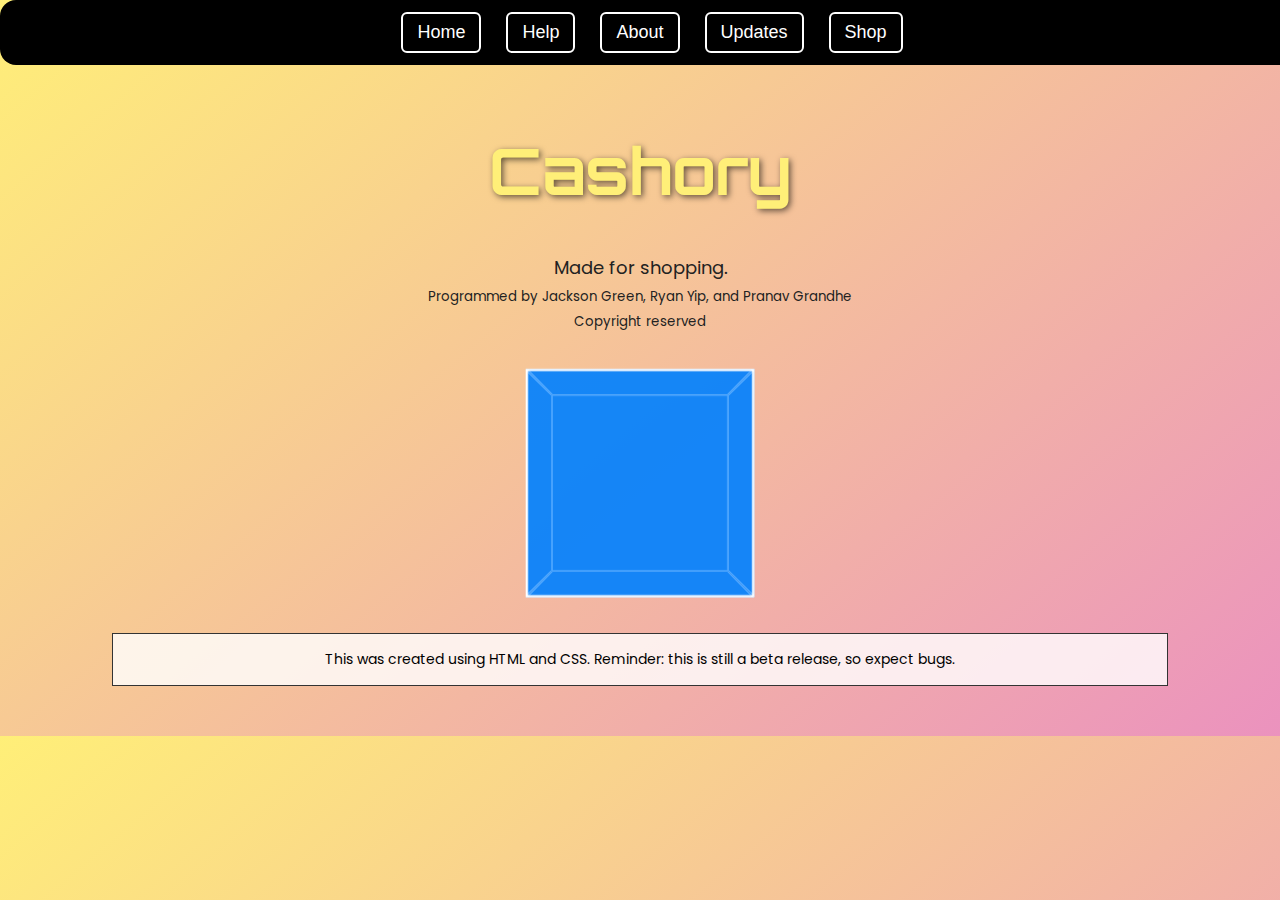
<file: index.html>
<!DOCTYPE html>
<html lang="en">
<head>
<meta charset="UTF-8">
<meta name="viewport" content="width=device-width, initial-scale=1.0">
<title>RYJGPGBUDS - Home</title>

<!-- Google Fonts -->
<link href="https://fonts.googleapis.com/css2?family=Orbitron:wght@700&family=Poppins:wght@400;600&display=swap" rel="stylesheet">

<!-- Animate.css -->
<link rel="stylesheet" href="https://cdnjs.cloudflare.com/ajax/libs/animate.css/4.1.1/animate.min.css"/>
<link rel="stylesheet" href="main.css">
<link rel="stylesheet" href="cube.css">
<style>

</style>
</head>

<body>

<!-- ===== Toolbar ===== -->
<div class="toolbar">
    <button onclick="navigateWithFade('index.html')">Home</button>
    <button onclick="navigateWithFade('Help.html')">Help</button>
    <button onclick="navigateWithFade('about.html')">About</button>
    <button onclick="navigateWithFade('timeline.html')">Updates</button>
    <button onclick="navigateWithFade('shop.html')">Shop</button>
</div>

<!-- ===== Animated Title ===== -->
<h1 class="animate__animated animate__bounce animate__infinite">Cashory</h1>
<p>Made for shopping.</p>

<small>Programmed by Jackson Green, Ryan Yip, and Pranav Grandhe</small><br>
<small>Copyright reserved</small>

<!-- ===== CSS Cube ===== -->
<div id="cube-container">
    <div class="cube">
        <div class="face front"></div>
        <div class="face back"></div>
        <div class="face right"></div>
        <div class="face left"></div>
        <div class="face top"></div>
        <div class="face bottom"></div>
    </div>
</div>

<!-- ===== Footer ===== -->
<footer>
    <fieldset>
        This was created using HTML and CSS. Reminder: this is still a beta release, so expect bugs.
    </fieldset>
</footer>

<!-- ===== Fade-out navigation script ===== -->
<script>
function navigateWithFade(url) {
    document.body.classList.add('fade-out');
    setTimeout(() => {
        window.location.href = url;
    }, 500);
}
</script>

</body>
</html>
</file>
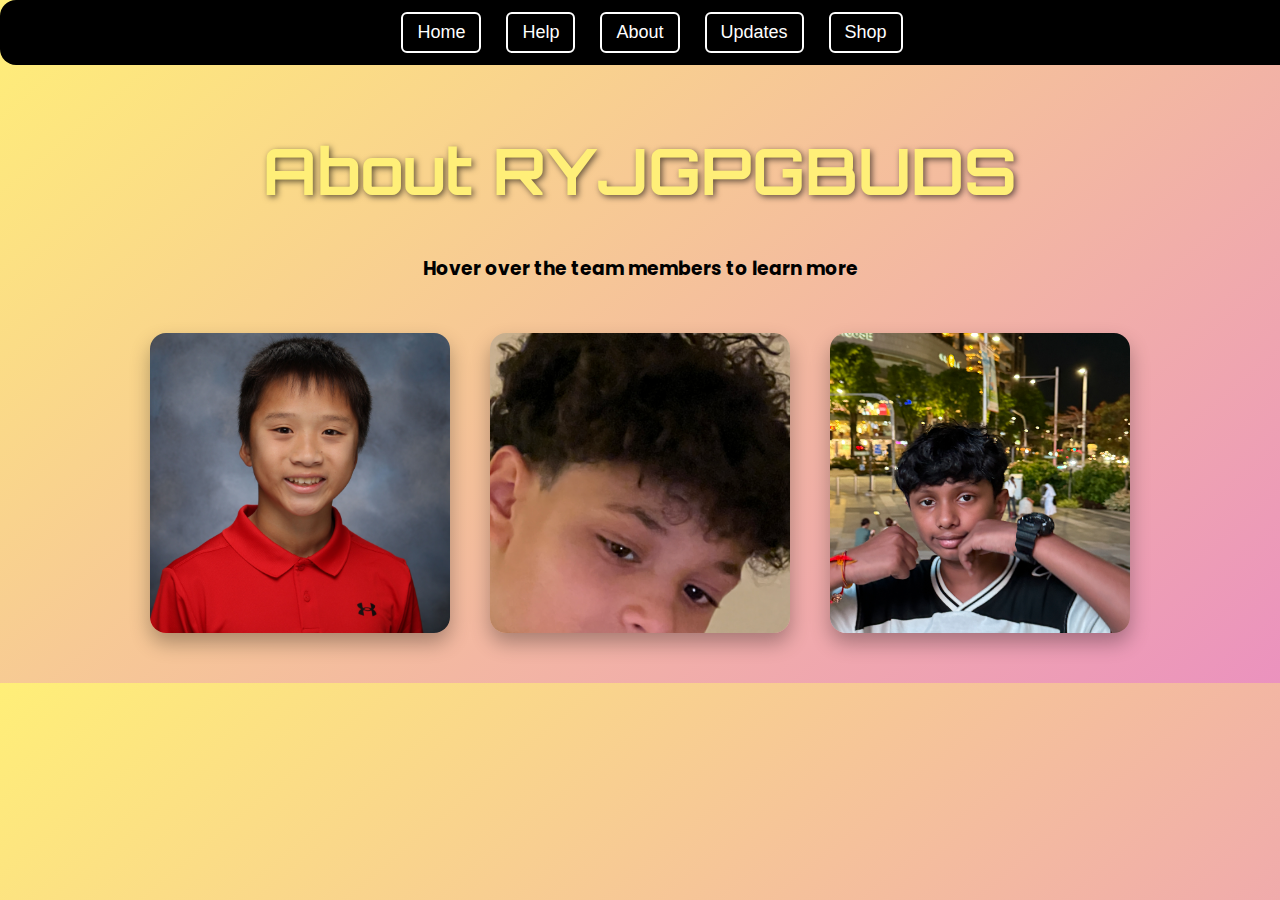
<file: about.html>
<!DOCTYPE html>
<html lang="en">
<head>
<meta charset="UTF-8">
<meta name="viewport" content="width=device-width, initial-scale=1.0">
<title>RYJGPGBUDS - About</title>

<!-- Google Fonts -->
<link href="https://fonts.googleapis.com/css2?family=Orbitron:wght@700&family=Poppins:wght@400;600&display=swap" rel="stylesheet">

<!-- Animate.css -->
<link rel="stylesheet" href="https://cdnjs.cloudflare.com/ajax/libs/animate.css/4.1.1/animate.min.css"/>
<link rel="stylesheet" href="main.css">
<style>

</style>
</head>
<body>

<div class="toolbar">
    <button onclick="navigateWithFade('index.html')">Home</button>
    <button onclick="navigateWithFade('Help.html')">Help</button>
    <button onclick="navigateWithFade('about.html')">About</button>
    <button onclick="navigateWithFade('timeline.html')">Updates</button>
    <button onclick="navigateWithFade('shop.html')">Shop</button>
</div>

<h1 class="animate__animated animate__fadeInDown">About RYJGPGBUDS</h1>
<h3 class="animate__animated animate__fadeIn">Hover over the team members to learn more</h3>

<div class="flip-card-container">
  <!-- Ryan -->
  <div class="flip-card">
    <div class="flip-card-inner">
      <div class="flip-card-front">
        <img src="RyanYip.jpeg" alt="Ryan Yip">
      </div>
      <div class="flip-card-back">
        <h1>Ryan Yip</h1>
        <p>CEO, Html & Framework Management</p>
        <button onclick="alert('Contact Ryan Yip')">Contact</button>
      </div>
    </div>
  </div>

  <!-- Jackson -->
  <div class="flip-card">
    <div class="flip-card-inner">
      <div class="flip-card-front">
        <img src="Jackson.jpg" alt="Jackson Green">
      </div>
      <div class="flip-card-back">
        <h1>Jackson Green</h1>
        <p>HTML & JavaScript Management</p>
        <button onclick="alert('Contact Jackson Green')">Contact</button>
      </div>
    </div>
  </div>

  <!-- Pranav -->
  <div class="flip-card">
    <div class="flip-card-inner">
      <div class="flip-card-front">
        <img src="Pranav.jpeg" alt="Pranav Grandhe">
      </div>
      <div class="flip-card-back">
        <h1>Pranav Grandhe</h1>
        <p>CSS, Github Management & Design Management</p>
        <button onclick="alert('Contact Pranav Grandhe')">Contact</button>
      </div>
    </div>
  </div>
</div>

<script>
function navigateWithFade(url) {
    document.body.classList.add('fade-out');
    setTimeout(() => { window.location.href = url; }, 500);
}
</script>

</body>
</html>
</file>
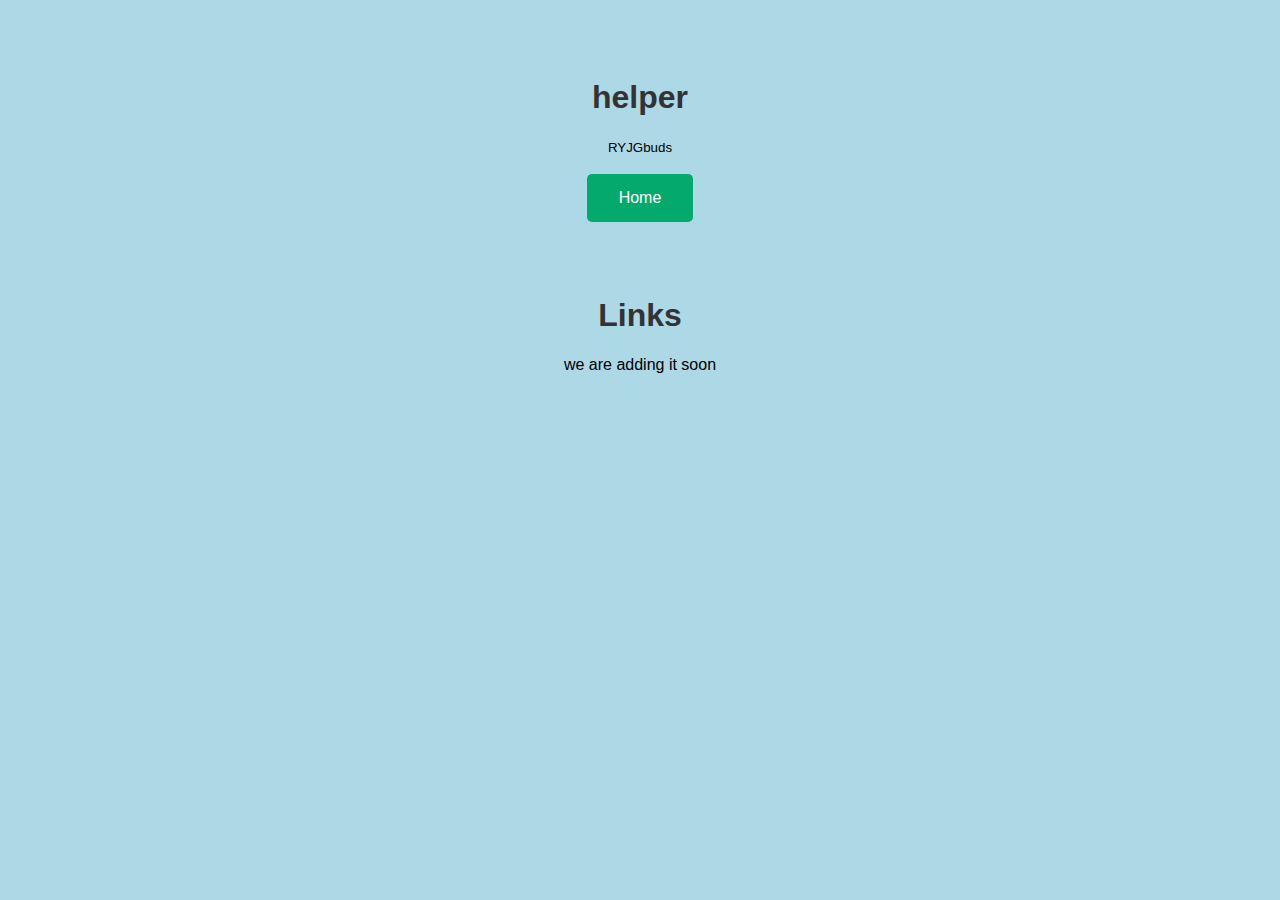
<file: helper.html>
<!DOCTYPE html>
<html lang="en">
<head>
    <meta charset="UTF-8">
    <meta name="viewport" content="width=device-width, initial-scale=1.0">
    <title>My First HTML Page</title>
    <style>
        /* Background color */
        body {
            background-color: lightblue;          
            font-family: Arial, sans-serif;
            text-align: center;
            padding-top: 50px;
        }

        /* Button styling */
        button {
            background-color: #04AA6D; 
            color: white;
            padding: 15px 32px;
            font-size: 16px;
            border: none;
            border-radius: 5px;
            cursor: pointer;
            transition: 0.3s;
        }

        button:hover {
            background-color: #028a5e; 
        }

        h1 {
            color: #333;
        }

        p {
            color: #222;
        }
    </style>
</head>
<body>
    <h1>helper</h1>
    <small>RYJGbuds</small>
</br/>
</br>
    <button type="button" onclick="window.location.href='main.html'">Home</button>
</br>
<br/>
<br/>
<br/>
<h1>Links</h1>

we are adding it soon
</body>
</html>
</file>
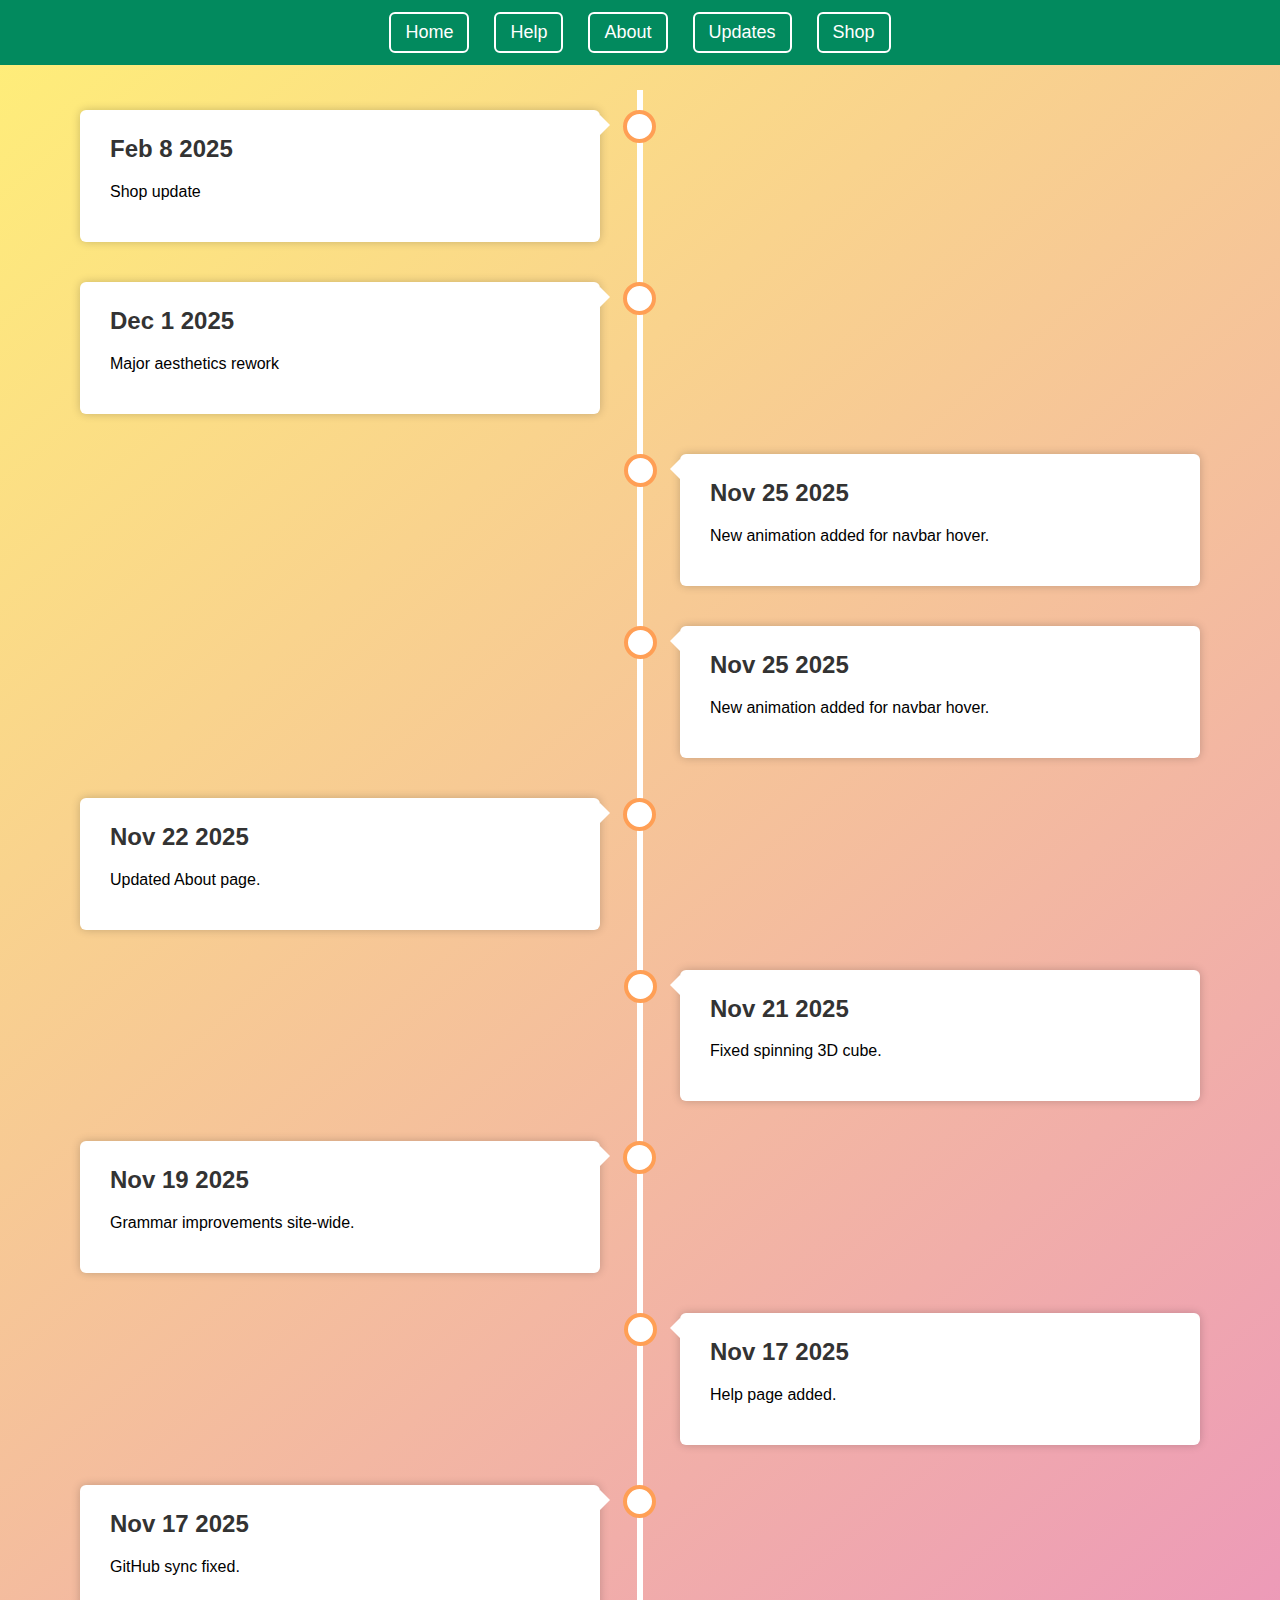
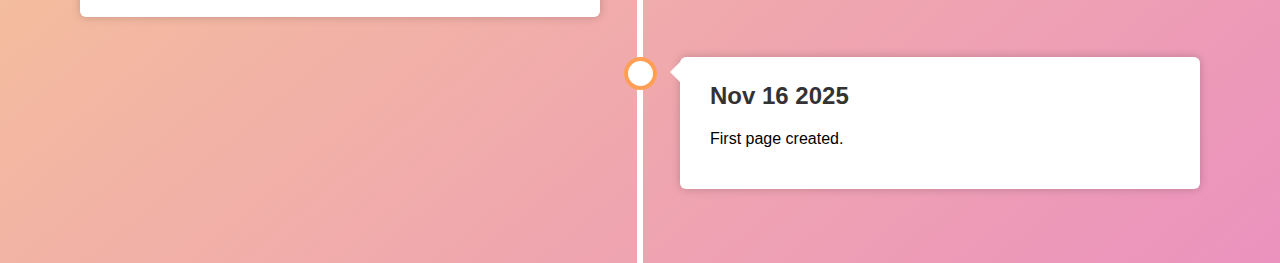
<file: timeline.html>
<!DOCTYPE html>
<html lang="en">
<head>
<meta name="viewport" content="width=device-width, initial-scale=1.0">
<title>Updates Timeline</title>
<link rel="stylesheet" href="timeline.css">

<style>

</style>
</head>

<body>

<!-- ===== Toolbar ===== -->
<div class="toolbar">
  <button onclick="navigateWithFade('index.html')">Home</button>
  <button onclick="navigateWithFade('Help.html')">Help</button>
  <button onclick="navigateWithFade('about.html')">About</button>
  <button onclick="navigateWithFade('timeline.html')">Updates</button>
  <button onclick="navigateWithFade('shop.html')">Shop</button>
</div>

<!-- ===== Timeline ===== -->
<div class="timeline">
  <div class="container left">
    <div class="content">
      <h2>Feb 8 2025</h2>
      <p>Shop update</p>
    </div>
  </div>
  <div class="timeline">
    <div class="container left">
      <div class="content">
        <h2>Dec 1 2025</h2>
        <p>Major aesthetics rework</p>
      </div>
    </div>
    <div class="container right">
      <div class="content">
        <h2>Nov 25 2025</h2>
        <p>New animation added for navbar hover.</p>
      </div>
    </div>
  <div class="container right">
    <div class="content">
      <h2>Nov 25 2025</h2>
      <p>New animation added for navbar hover.</p>
    </div>
  </div>




  <div class="container left">
    <div class="content">
      <h2>Nov 22 2025</h2>
      <p>Updated About page.</p>
    </div>
  </div>

  <div class="container right">
    <div class="content">
      <h2>Nov 21 2025</h2>
      <p>Fixed spinning 3D cube.</p>
    </div>
  </div>

  <div class="container left">
    <div class="content">
      <h2>Nov 19 2025</h2>
      <p>Grammar improvements site-wide.</p>
    </div>
  </div>

  <div class="container right">
    <div class="content">
      <h2>Nov 17 2025</h2>
      <p>Help page added.</p>
    </div>
  </div>

  <div class="container left">
    <div class="content">
      <h2>Nov 17 2025</h2>
      <p>GitHub sync fixed.</p>
    </div>
  </div>

  <div class="container right">
    <div class="content">
      <h2>Nov 16 2025</h2>
      <p>First page created.</p>
    </div>
  </div>

</div>

<!-- Spacer -->
<br><br><br>

<!-- Fade script -->
<script>
function navigateWithFade(url) {
    document.body.classList.add("fade-out");
    setTimeout(() => {
        window.location.href = url;
    }, 500);
}
</script>

</body>
</html>
</file>
<file: main.css>
/* ===== Body ===== */
body {
    margin: 0;
    padding-top: 90px;
    font-family: 'Poppins', sans-serif;
    text-align: center;
    background: linear-gradient(320deg, #eb92be, #ffef78);
    transition: opacity 0.5s;
}

body.fade-out {
    opacity: 0;
}

/* ===== Toolbar ===== */
.toolbar {
    background-color: #000000;
    padding: 12px;
    display: flex;
    justify-content: center;
    gap: 25px;
    position: fixed;
    top: 0;
    width: 100%;
    z-index: 1000;
    border-radius: 16px;
}

.toolbar button {
    background: none;
    border: 2px solid white;
    padding: 8px 14px;
    border-radius: 6px;
    color: white;
    font-size: 18px;
    cursor: pointer;
        transition: background 0.25s;
}

.toolbar button:hover {
    background: rgba(255,255,255,0.15);
}

.toolbar:hover {
    animation: pulseEffect 0.6s infinite alternate;

}

/* ===== Scroll Reveal ===== */
.scroll-reveal {
    opacity: 0;
    transform: translateY(40px);
    transition: opacity 0.8s ease, transform 0.8s ease;
    will-change: opacity, transform;
}
@keyframes pulseEffect {
    from { transform: scale(1); box-shadow: 0px 4px 10px rgba(2, 171, 72, 0.5); }
    to { transform: scale(1.08); box-shadow: 0px 6px 20px rgba(2, 141, 30, 0.7); }
}
.scroll-reveal.show {
    opacity: 1;
    transform: translateY(0);
}

/* ===== Shifted Text ===== */
.centered {
    font-size: 22px;
    margin: 60px 0;
}

.shifted {
    position: fixed;
    top: 55%;
    left: 65vw;
    transform: translateY(-50%);
    font-weight: 600;
}

/* ===== Title ===== */
h1 {
    font-family: 'Orbitron', sans-serif;
    font-size: 4rem;
    color: #ffef78;
        text-shadow: 2px 2px 6px rgba(0,0,0,0.6);
}

/* ===== Paragraphs ===== */
p, small {
    color: #222;
}

/* ===== Buttons ===== */
button.main-btn {
    background-color: #0f9e6a;
    color: #ffd5cb;
    padding: 15px 32px;
    font-size: 16px;
    border: none;
    border-radius: 16px;
    cursor: pointer;
    transition: 0.3s;
    text-shadow: 2px 2px 2px rgba(0,0,0,0.45);
    animation: glow 1.8s infinite;
}

@keyframes glow {
    0% { box-shadow: 0 0 5px rgba(255,255,255,0.6); }
    50% { box-shadow: 0 0 25px rgba(242,242,242,0.8); }
    100% { box-shadow: 0 0 5px rgba(255,255,255,0.6); }
}

button.main-btn:hover {
    background-color: #36a253;
}
.help-image {
    width: 90%;
    max-width: 1400px;
    height: auto;
    border-radius: 8px;
}

/* Text Formatting */
p {
    width: 80%;
    margin: auto;
    font-size: 18px;
    line-height: 1.6;
}

h1 {
    margin-top: 40px;
}



/* ===== Flip Cards ===== */
.flip-card-container {
    display: flex;
    flex-wrap: wrap;
    justify-content: center;
    gap: 40px;
    margin: 50px 20px;
}

.flip-card {
    background-color: transparent;
    width: 300px;
    height: 300px;
    perspective: 1000px;
    animation: fadeInUp 1s ease forwards;
    transform: translateZ(0);
}

.flip-card-inner {
    width: 100%;
    height: 100%;
    text-align: center;
    transition: transform 0.8s;
    transform-style: preserve-3d;
    border-radius: 16px;
    box-shadow: 0 10px 20px rgba(0,0,0,0.3);
    position: relative;
}

.flip-card:hover .flip-card-inner {
    transform: rotateY(180deg);
}

.flip-card-front,
.flip-card-back {
    position: absolute;
    width: 100%;
    height: 100%;
    backface-visibility: hidden;
    -webkit-backface-visibility: hidden;
    border-radius: 16px;
}

/* Front image */
.flip-card-front img {
    width: 100%;
    height: 100%;
    object-fit: cover;
    border-radius: 16px;
}

/* ===== BACK SIDE BLUR EFFECT ===== */
.flip-card-back {
    transform: rotateY(180deg);
    overflow: hidden;
    display: flex;
    flex-direction: column;
    justify-content: center;
    align-items: center;
    gap: 10px;
    text-align: center;
}

/* Blur background image */
.flip-card-back img {
    position: absolute;
    width: 100%;
    height: 100%;
    object-fit: cover;
    filter: blur(6px);
    transform: scale(1.1);
    z-index: 1;
}

/* Text + button on top of blur */
.flip-card-back h1,
.flip-card-back p,
.flip-card-back button {
    position: relative;
    z-index: 2;
    color: white;
}

/* Button style */
.flip-card-back button {
    padding: 10px 20px;
    border: none;
    border-radius: 8px;
    background: black;
    color: white;
    cursor: pointer;
    font-size: 16px;
}

#videoPopup {
    display: none;
    position: fixed;
    top: 0;
    left: 0;
    width: 100%;
    height: 100%;
    background: rgba(0,0,0,0.8);
    justify-content: center;
    align-items: center;
    z-index: 9999;
}

/* Make video clickable so sound works */
#videoPopup video {
    width: 70%;
    max-width: 800px;
    border-radius: 15px;
    box-shadow: 0 0 20px black;
    pointer-events: auto;
}

/* ===== Responsive ===== */
@media (max-width: 1000px) {
    .flip-card-container {
        flex-direction: column;
    }
    .shifted {
        left: 50vw;
    }
}
</file>
<file: cube.css>
/* ===== Cube Container ===== */
#cube-container {
    width: 200px;
    height: 200px;
    margin: 50px auto;
    perspective: 800px;
}

.cube {
    width: 100%;
    height: 100%;
    position: relative;
    transform-style: preserve-3d;
    animation: spin 5s linear infinite;
}

.face {
    position: absolute;
    width: 100%;
    height: 100%;
    background: rgba(0, 128, 255, 0.7);
    border: 2px solid #fff;
    box-sizing: border-box;
}

.front  { transform: rotateY(0deg) translateZ(100px); }
.back   { transform: rotateY(180deg) translateZ(100px); }
.right  { transform: rotateY(90deg) translateZ(100px); }
.left   { transform: rotateY(-90deg) translateZ(100px); }
.top    { transform: rotateX(90deg) translateZ(100px); }
.bottom { transform: rotateX(-90deg) translateZ(100px); }

@keyframes spin {
    from { transform: rotateX(0deg) rotateY(0deg); }
    to { transform: rotateX(360deg) rotateY(360deg); }
}

/* ===== Footer ===== */
footer fieldset {
    margin: 50px auto;
    width: 80%;
    border: 1px solid #333;
    padding: 15px;
    background-color: rgba(255,255,255,0.8);
    font-size: 14px;
    text-align: center;
}
</file>
<file: timeline.css>
* {
    box-sizing: border-box;
}

/* ===== Body ===== */
body {
    background: linear-gradient(320deg, #eb92be, #ffef78);

    font-family: Helvetica, sans-serif;
    margin: 0;
    padding-top: 90px;
    transition: opacity 0.5s;
}

body.fade-out {
    opacity: 0;
}

/* ===== Toolbar ===== */
.toolbar {
    background-color: #028a5e;
    padding: 12px;
    display: flex;
    justify-content: center;
    gap: 25px;
    position: fixed;
    top: 0;
    width: 100%;
    z-index: 1000;
}

.toolbar button {
    background: none;
    border: 2px solid white;
    padding: 8px 14px;
    border-radius: 6px;
    color: white;
    font-size: 18px;
    cursor: pointer;
    transition: background 0.25s;
}

.toolbar button:hover {
    background: rgba(255,255,255,0.15);
}

.toolbar:hover {
    animation: pulseEffect 0.6s infinite alternate;
}

/* Pulse animation */
@keyframes pulseEffect {
    from {
        transform: scale(1);
        box-shadow: 0px 4px 10px rgba(2, 171, 72, 0.5);
    }
    to {
        transform: scale(1.08);
        box-shadow: 0px 6px 20px rgba(2, 141, 30, 0.7);
    }
}

/* ===== Styled Main Buttons (if any used) ===== */
button.main-btn {
    background-color: #0f9e6a;
    color: rgb(255, 213, 203);
    padding: 15px 32px;
    font-size: 16px;
    border: none;
    border-radius: 16px;
    cursor: pointer;
    transition: 0.3s;
    animation: glow 1.8s infinite;
    text-shadow: 2px 2px 2px rgba(0,0,0,0.4);
}

@keyframes glow {
    0% { box-shadow: 0 0 5px rgba(255,255,255,0.6); }
    50% { box-shadow: 0 0 25px rgba(255,255,255,0.8); }
    100% { box-shadow: 0 0 5px rgba(255,255,255,0.6); }
}

button.main-btn:hover {
    background-color: #36a253;
}

/* ===== Timeline Core ===== */
.timeline {
    position: relative;
    max-width: 1200px;
    margin: 0 auto;
}

/* Vertical line */
.timeline::after {
    content: "";
    position: absolute;
    width: 6px;
    background-color: white;
    top: 0;
    bottom: 0;
    left: 50%;
    margin-left: -3px;
}

/* Boxes */
.container {
    padding: 20px 40px;
    position: relative;
    width: 50%;
    background: inherit;
}

/* Circles */
.container::after {
    content: "";
    position: absolute;
    width: 25px;
    height: 25px;
    background-color: white;
    border: 4px solid #ff9f55;
    top: 20px;
    border-radius: 50%;
    z-index: 1;
}

/* Arrows */
.left::before,
.right::before {
    content: "";
    position: absolute;
    top: 25px;
    border: medium solid white;
}

/* Left side */
.left {
    left: 0;
}

.left::before {
    right: 30px;
    border-width: 10px 0 10px 10px;
    border-color: transparent transparent transparent white;
}

.left::after {
    right: -16px;
}

/* Right side */
.right {
    left: 50%;
}

.right::before {
    left: 30px;
    border-width: 10px 10px 10px 0;
    border-color: transparent white transparent transparent;
}

.right::after {
    left: -16px;
}

/* ===== Content Box ===== */
.content {
    padding: 25px 30px;
    background-color: white;
    border-radius: 6px;
    box-shadow: 0 0 10px rgba(0,0,0,0.2);
}

.content h2 {
    margin-top: 0;
    color: #333;
}

/* ===== Mobile optimized ===== */
@media screen and (max-width: 700px) {

    .timeline::after {
        left: 31px;
    }

    .container {
        width: 100%;
        padding-left: 70px;
        padding-right: 25px;
    }

    .container::before {
        left: 50px;
        border-width: 10px 10px 10px 0;
        border-color: transparent white transparent transparent;
    }

    .container::after,
    .left::after,
    .right::after {
        left: 15px;
    }

    .right {
        left: 0;
    }
}
</file>
